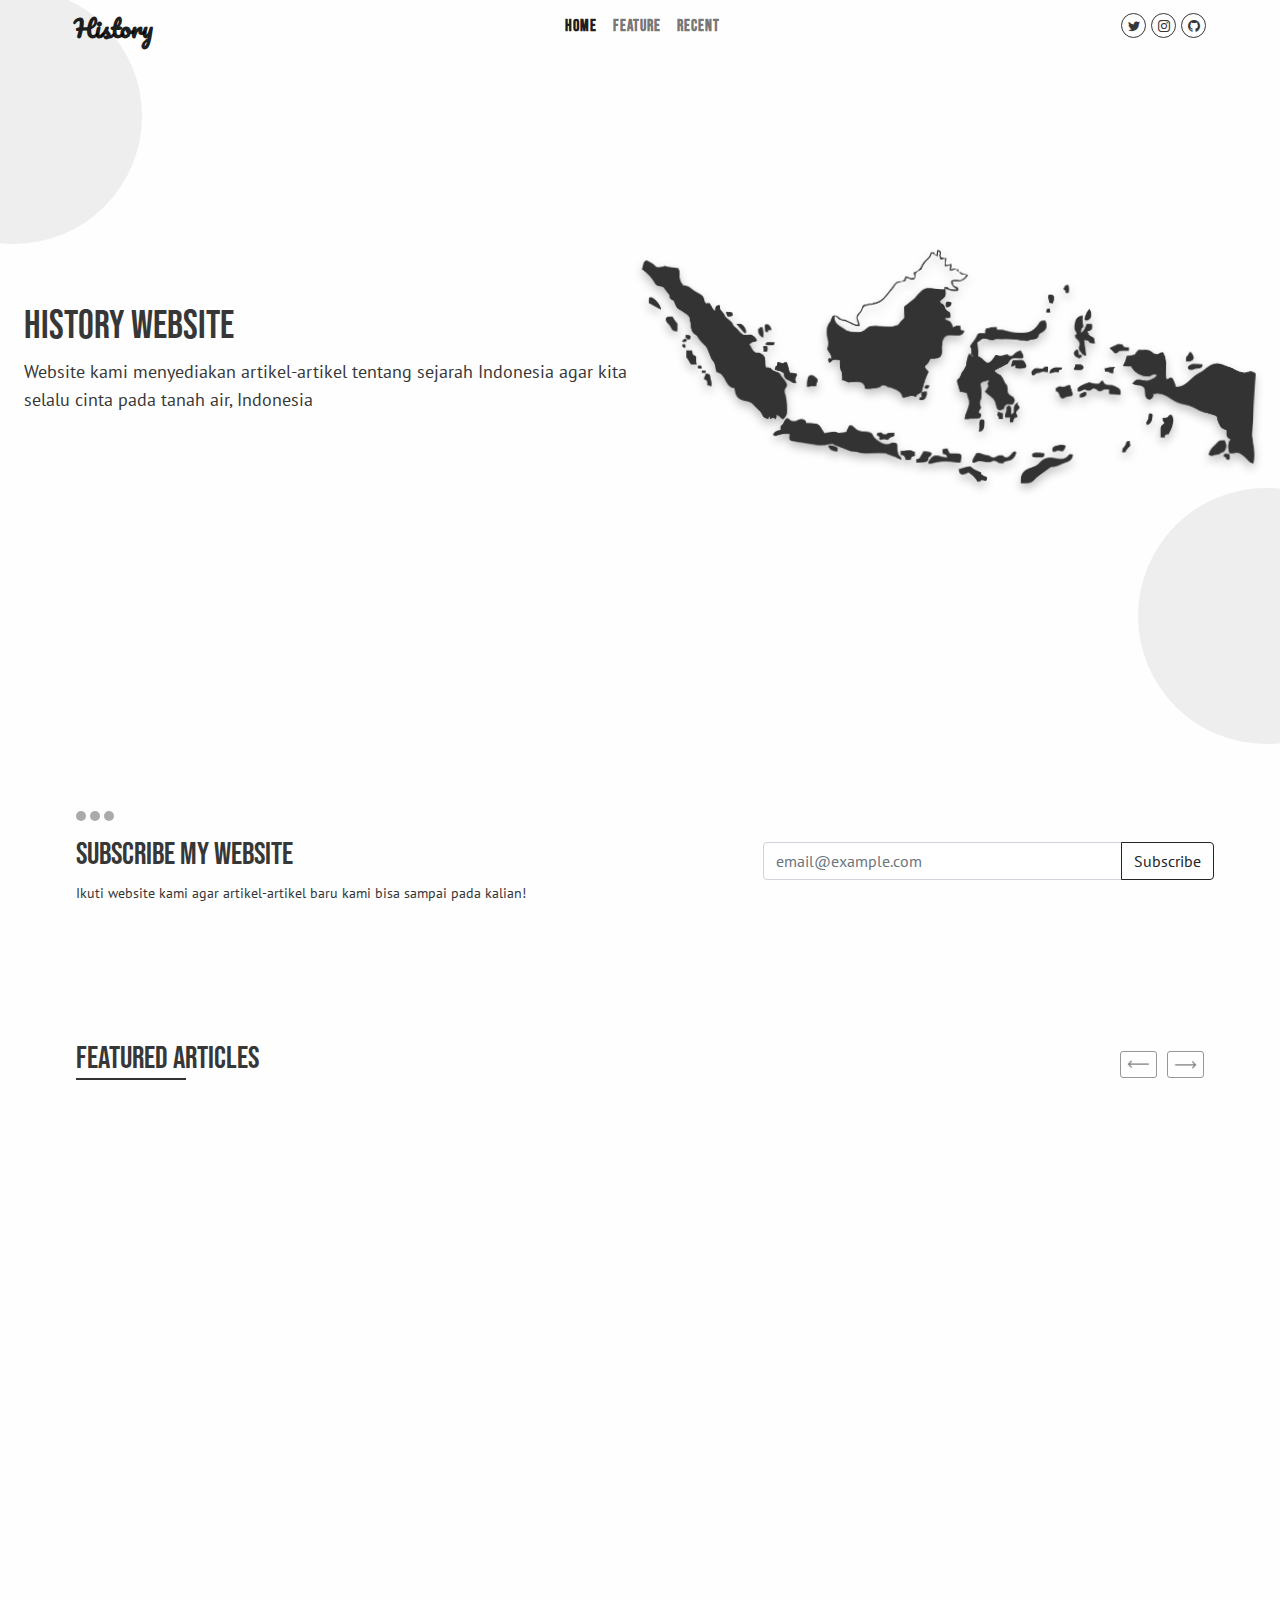
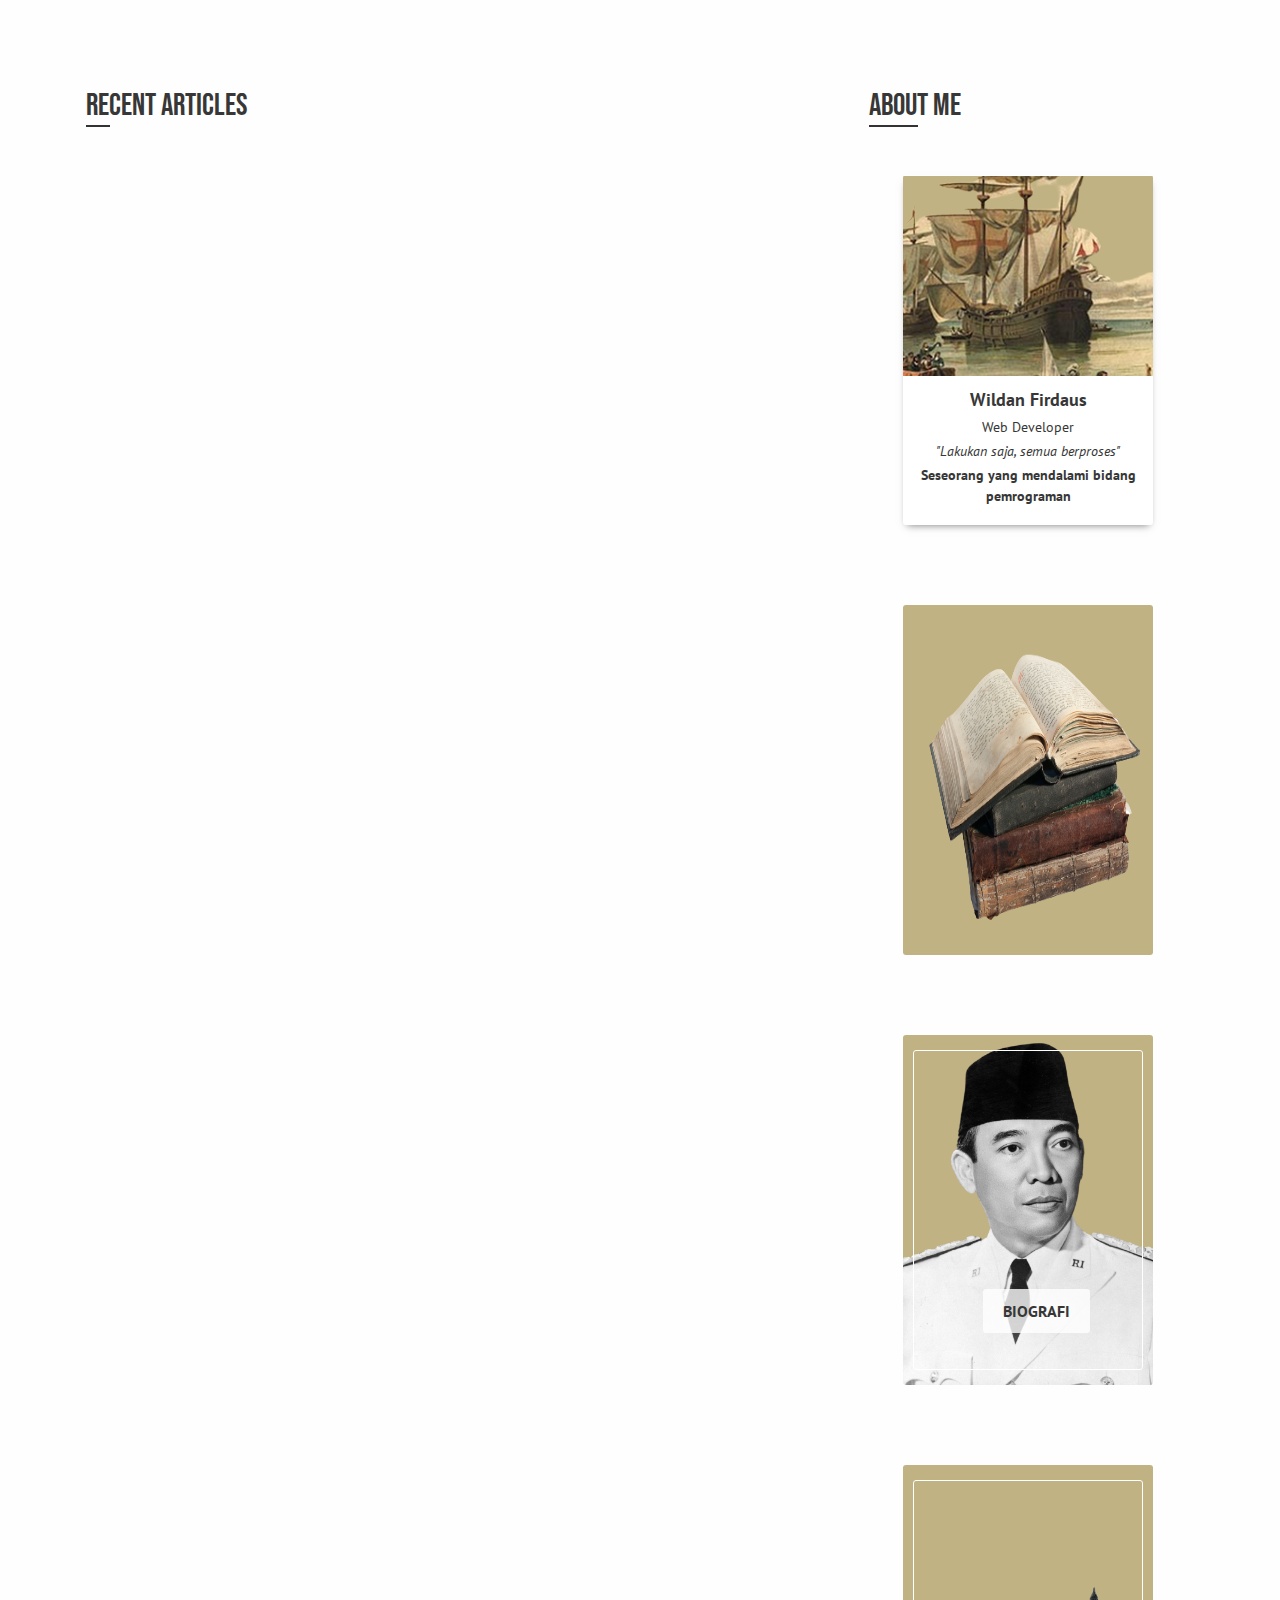
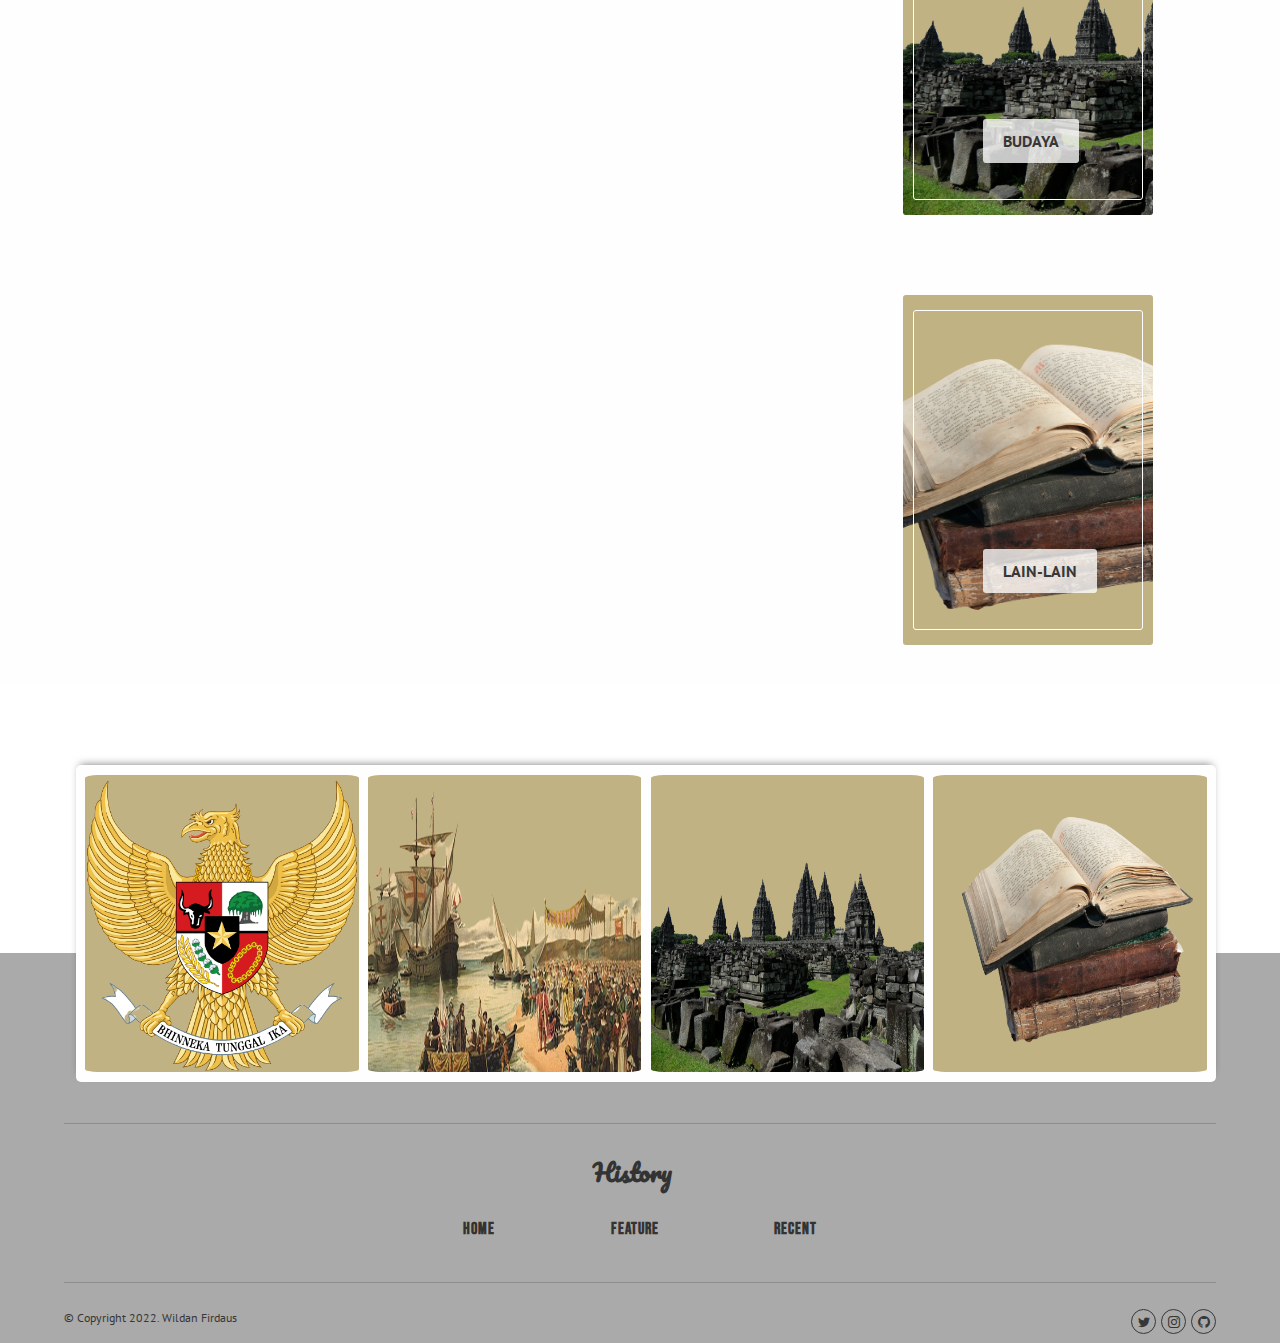
<file: index.html>
<!DOCTYPE html>
<html lang="en">
  <head>
    <!-- Required meta tags -->
    <meta charset="utf-8" />
    <meta name="viewport" content="width=device-width, initial-scale=1" />

    <!-- Bootstrap CSS -->
    <link rel="stylesheet" href="css/bootstrap-css/bootstrap.min.css" />
    <title>Home</title>
    <link rel="stylesheet" href="css/home.css" />
  </head>
  <body>
    <!-- navbar -->

    <div class="container-fluid wadah">
      <nav class="navbar navbar-expand-md navbar-light bg-transparent"></nav>

      <!-- hero -->
      <div class="hero-container container-fluid">
        <div class="lingkaran lingk-a"></div>
        <div class="lingkaran lingk-b"></div>
        <div class="col-hero1">
          <h1 class="hero-title">History Website</h1>
          <p class="hero-p">
           Website kami menyediakan artikel-artikel tentang sejarah Indonesia agar kita selalu cinta pada tanah air, Indonesia
          </p>
        </div>
        <div class="col-hero2">
          <img src="img/hero.png" alt="img-hero" class="img-hero img-fluid" />
        </div>
      </div>

      <!-- subscribe -->
      <div class="subscribe-container">
        <div class="col-subscribe1">
          <div class="circle-container">
            <span class="circle"></span>
            <span class="circle"></span>
            <span class="circle"></span>
          </div>
          <h2 class="subscribe-title">Subscribe My Website</h2>
          <p class="subscribe-p">Ikuti website kami agar artikel-artikel baru kami bisa sampai pada kalian!</p>
        </div>
        <div class="col-subscribe2">
          <div class="input-group input-group-md">
            <input type="text" class="form-control" placeholder="email@example.com" />
            <button class="btn btn-outline-dark subscribe-btn" type="button" id="button-addon2">Subscribe</button>
          </div>
        </div>
      </div>

      <div class="feature-container" id="feature">
        <div class="col-feature1">
          <h2 class="feature-title">Featured Articles</h2>
          <div class="panah-container">
            <img src="img/panah.png" alt="panah-kiri" class="panah kiri" />
            <img src="img/panah.png" alt="panah-kanan" class="panah kanan" />
          </div>
        </div>
        <div class="col-feature2">
          <div class="card-feature-container">
            <img src="img/2.png" alt="" class="img-feature" />
            <span class="info-disable info">Biografi</span>
           <a href="html/article.html" class="link-feature"> <p class="info-text1 info">Biografi semasa hidup presiden pertama Indonesia, Ir.Soekarno</p></a>
            <span class="info-text2 info">Sun, 20 Feb 2022</span>
          </div>
          <div class="card-feature-container">
            <img src="img/1.png" alt="" class="img-feature" />
            <span class="info-disable info">Budaya</span>
            <p class="info-text1 info">Mengenal salah satu budaya Indonesia yaitu wayang</p>
            <span class="info-text2 info">Thru, 17 Feb 2022</span>
          </div>
          <div class="card-feature-container">
            <img src="img/3.png" alt="" class="img-feature" />
            <span class="info-disable info">Praaksara</span>
            <p class="info-text1 info">Mengenal Indonesia dijaman sebelum manusia mengenal tulisan</p>
            <span class="info-text2 info">Mon, 21 Feb 2022</span>
          </div>
          <div class="card-feature-container">
            <img src="img/4.png" alt="" class="img-feature" />
            <span class="info-disable info">Lain-lain</span>
            <p class="info-text1 info">Apa itu sejarah?, pentingnya memahami apa makna sejarah</p>
            <span class="info-text2 info">Tue, 15 Feb 2022</span>
          </div>
          <div class="card-feature-container">
            <img src="img/5.png" alt="" class="img-feature" />
            <span class="info-disable info">Penjajahan</span>
            <p class="info-text1 info">Bagaimana kondisi Indonesia selama penjajahan Belanda?</p>
            <span class="info-text2 info">Sat, 12 Feb 2022</span>
          </div>
          <div class="card-feature-container">
            <img src="img/6.png" alt="" class="img-feature" />
            <span class="info-disable info">Biografi</span>
            <p class="info-text1 info">Biografi salah satu tokoh Indonesia, Jenderal Soedirman</p>
            <span class="info-text2 info">Fri, 11 feb 2022</span>
          </div>
        </div>
      </div>

      <div class="recent-container" id="recent">
        <div class="col-recent1">
          <div class="recent-title-container">
            <h2 class="recent-title">Recent Articles</h2>
            <!-- <img src="../img/panah.png" alt="" class="panah kanan" /> -->
          </div>
          <div class="card-recent-container">
            <img src="img/soekarno.jpg" alt="img-recent" class="img-recent" />
            <span class="recent-disable disable-block">Biografi</span>
            <a href="html/article.html" class="link-recent">
              <h3 class="recent-card-title">Biografi semasa hidup presiden pertama Indonesia, Ir.Soekarno</h3>
            </a>
            <p class="recent-card-p">Ir. Soekarno atau akrab dipanggil Bung Karno lahir pada 6 Juni 1901 di Surabaya, Jawa Timur dengan nama kecilnya Kusno Sosrodihardjo dan wafat...</p>
            <div class="recent-info-container">
              <div class="author-container">
                <img src="img/6.png" alt="recent-img-author" class="recent-img-author" />
                <span class="recent-author">By Hendryc Santoso</span>
              </div>
              <span class="recent-disable disable-dissapear">Sun, 20 Feb 2022</span>
              <span class="recent-disable disable-dissapear">Diupdate 3 hari yang lalu</span>
            </div>
          </div>
          <div class="card-recent-container">
            <img src="img/7.png" alt="img-recent" class="img-recent" />
            <span class="recent-disable disable-block">Praaksara</span>
            <h3 class="recent-card-title">Mengenal Indonesia dijaman sebelum manusia mengenal tulisan</h3>
            <p class="recent-card-p">Secara harfiah, pra artinya sebelum dan aksara artinya tulisan. Jadi, praaksara artinya belum mengenal tulisan. Pada masa praaksara...</p>
            <div class="recent-info-container">
              <div class="author-container">
                <img src="img/6.png" alt="recent-img-author" class="recent-img-author" />
                <span class="recent-author">By Wildan Firdaus</span>
              </div>
              <span class="recent-disable disable-dissapear">Mon, 21 Feb 2022</span>
              <span class="recent-disable disable-dissapear">Diupdate 5 hari yang lalu</span>
            </div>
          </div>
          <div class="card-recent-container">
            <img src="img/4.png" alt="img-recent" class="img-recent" />
            <span class="recent-disable disable-block">Lain-lain</span>
            <h3 class="recent-card-title">Apa itu sejarah?, pentingnya memahami apa makna sejarah</h3>
            <p class="recent-card-p">Lorem ipsum dolor sit amet consectetur adipisicing elit. A, nisi dolorum! Eveniet voluptates nemo fugit dolorum odio. Eligendi.</p>
            <div class="recent-info-container">
              <div class="author-container">
                <img src="img/6.png" alt="recent-img-author" class="recent-img-author" />
                <span class="recent-author">By Hudzaifah Ash Shiddiq</span>
              </div>
              <span class="recent-disable disable-dissapear">Tue, 15 Feb 2022</span>
              <span class="recent-disable disable-dissapear">Diupdate 1 Minggu yang lalu</span>
            </div>
          </div>
        </div>
        <div class="col-recent2">
          <h2 class="recent-title">About Me</h2>
          <div class="about-me">
            <img src="img/5.png" alt="img-about" class="img-about" />
            <h3 class="title-about">Wildan Firdaus</h3>
            <span class="job-about">Web Developer</span>
            <span class="caption-about">"Lakukan saja, semua berproses"</span>
            <p class="p-about">Seseorang yang mendalami bidang pemrograman</p>
          </div>
          <img src="img/4.png" alt="recent-img-ads" class="img-recent-ads image-recent" />
          <div class="img-recent-category image-recent img-note1">
            <div class="border-note">
              <p class="note-p">Biografi</p>
            </div>
          </div>
          <div class="img-recent-category image-recent img-note2">
            <div class="border-note">
              <p class="note-p">Budaya</p>
            </div>
          </div>
          <div class="img-recent-category image-recent img-note3">
            <div class="border-note">
              <p class="note-p">Lain-lain</p>
            </div>
          </div>
        </div>
      </div>

      <!-- image galeri -->
      <div class="galeri-container">
        <img src="img/6.png" alt="galeri" class="img-galeri" />
        <img src="img/5.png" alt="galeri" class="img-galeri" />
        <img src="img/3.png" alt="galeri" class="img-galeri galeri-hilang" />
        <img src="img/4.png" alt="galeri" class="img-galeri galeri-hilang" />
      </div>
    </div>

    <!-- footer -->
    <div class="footer-container">
      <hr class="divider divider1" />
      <div class="footer-brand-container">
        <a href="" class="navbar-brand footer-brand">History</a>
      </div>
      <ul class="footer-nav navbar-nav m-auto">
        <li class="footer-item nav-item">
          <a class="footer-link nav-link active" aria-current="page" href="#">Home</a>
        </li>
        <li class="footer-item nav-item">
          <a class="footer-link nav-link" href="#feature">Feature</a>
        </li>
        <li class="footer-item nav-item">
          <a class="footer-link nav-link" href="#recemt">Recent</a>
        </li>
      </ul>
      <hr class="divider divider2" />
      <div class="footer-copy">
        <p class="footer-p">&copy; Copyright 2022. Wildan Firdaus</p>
        <div class="icon-container">
          <span class="icon">
            <a href=""><i class="bi bi-twitter"></i></a>
          </span>
          <span class="icon">
            <a href=""><i class="bi bi-instagram"></i></a>
          </span>
          <span class="icon">
            <a href=""><i class="bi bi-github"></i></a>
          </span>
        </div>
      </div>
    </div>

    <!-- Option 1: Bootstrap Bundle with Popper -->
    <script src="js/nav.js"></script>
    <script src="https://code.jquery.com/jquery-3.6.0.min.js" integrity="sha256-/xUj+3OJU5yExlq6GSYGSHk7tPXikynS7ogEvDej/m4=" crossorigin="anonymous"></script>
    <script src="js/bootsrap-js/bootstrap.bundle.min.js"></script>
    <script src="js/home.js"></script>
  </body>
</html>
</file>
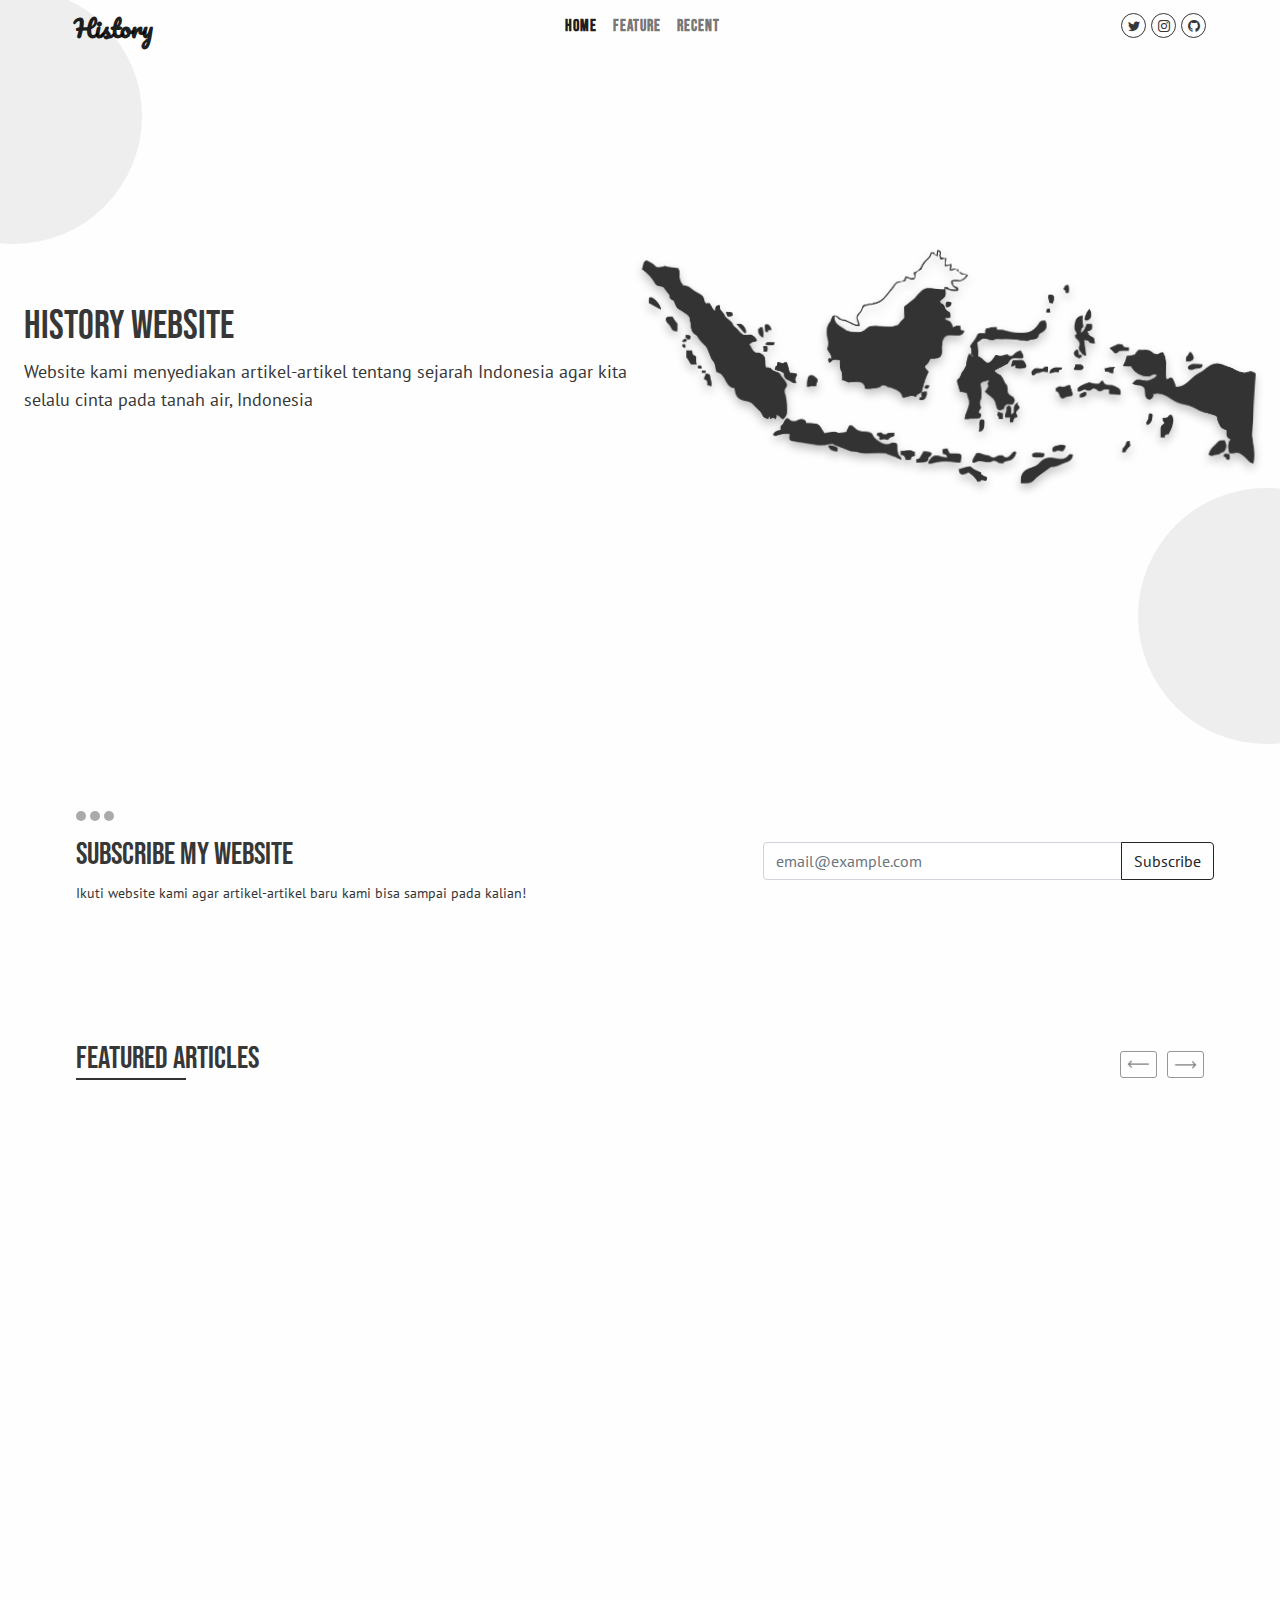
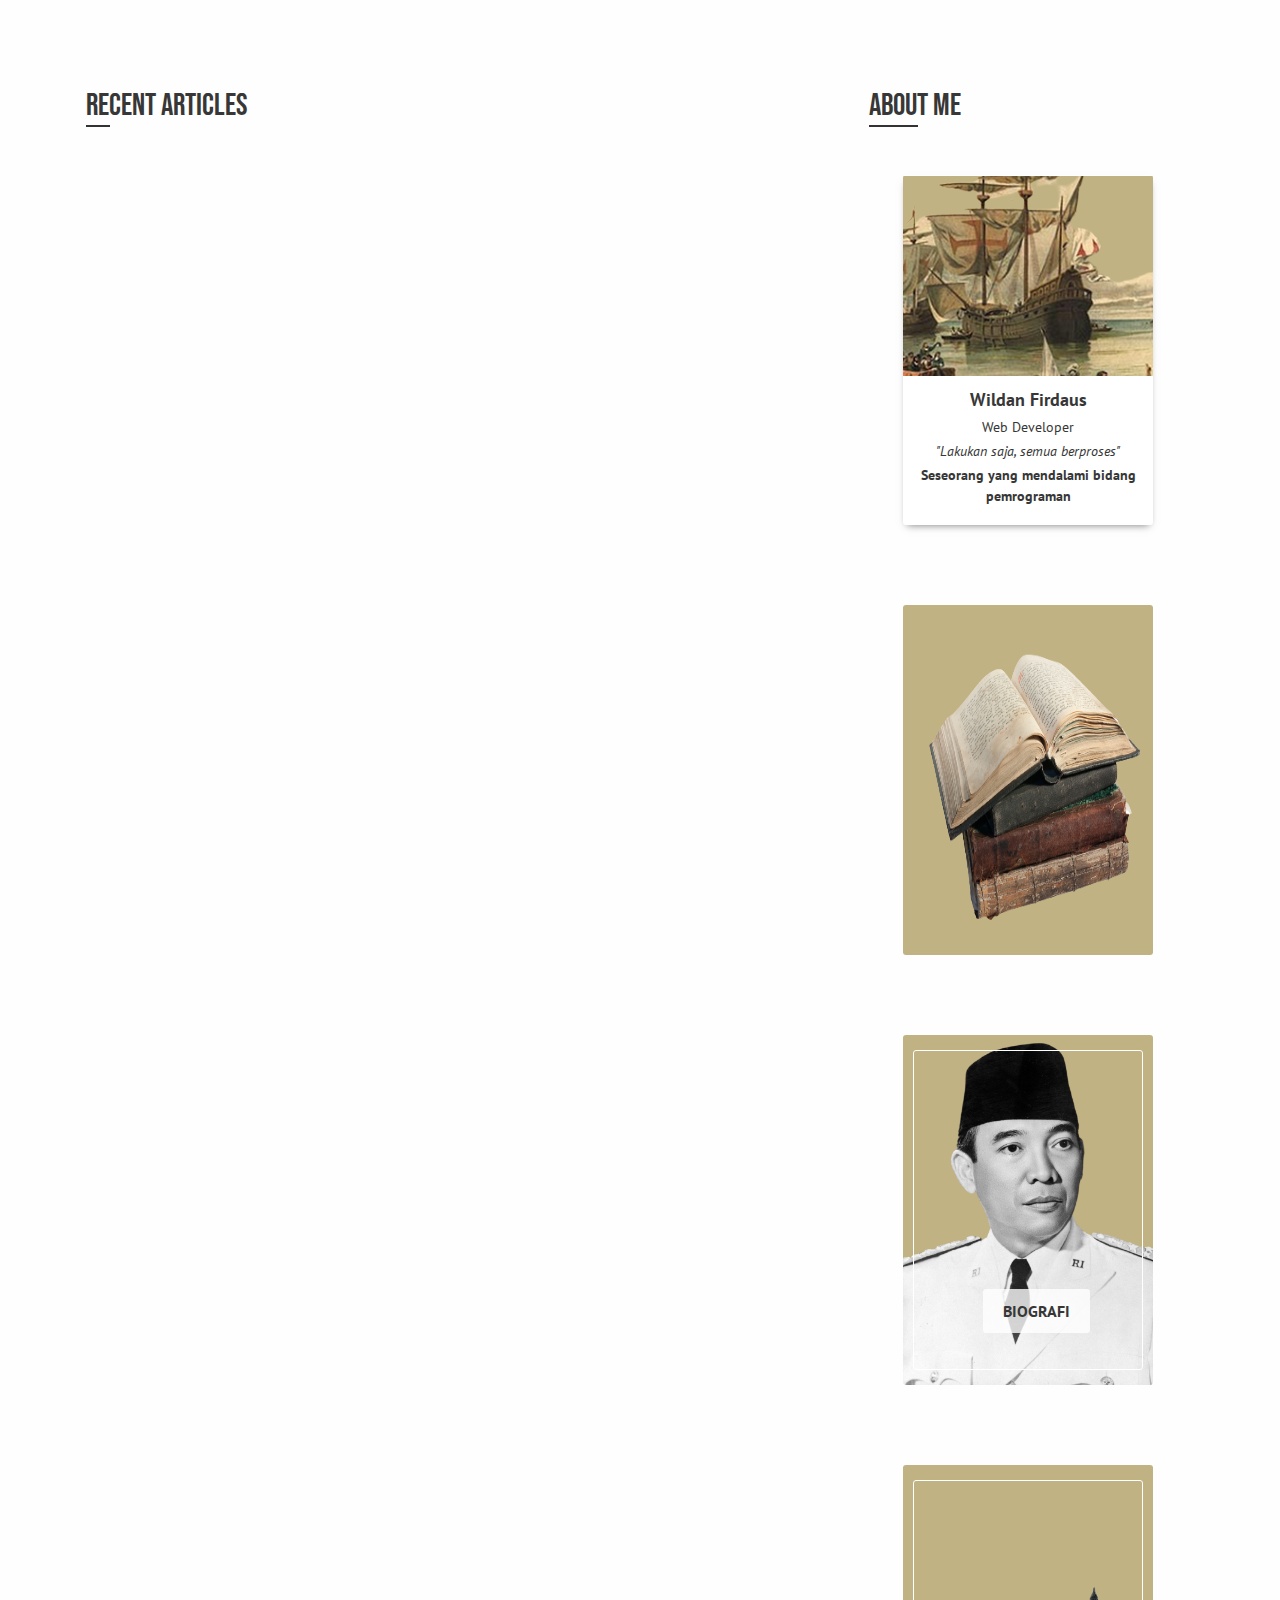
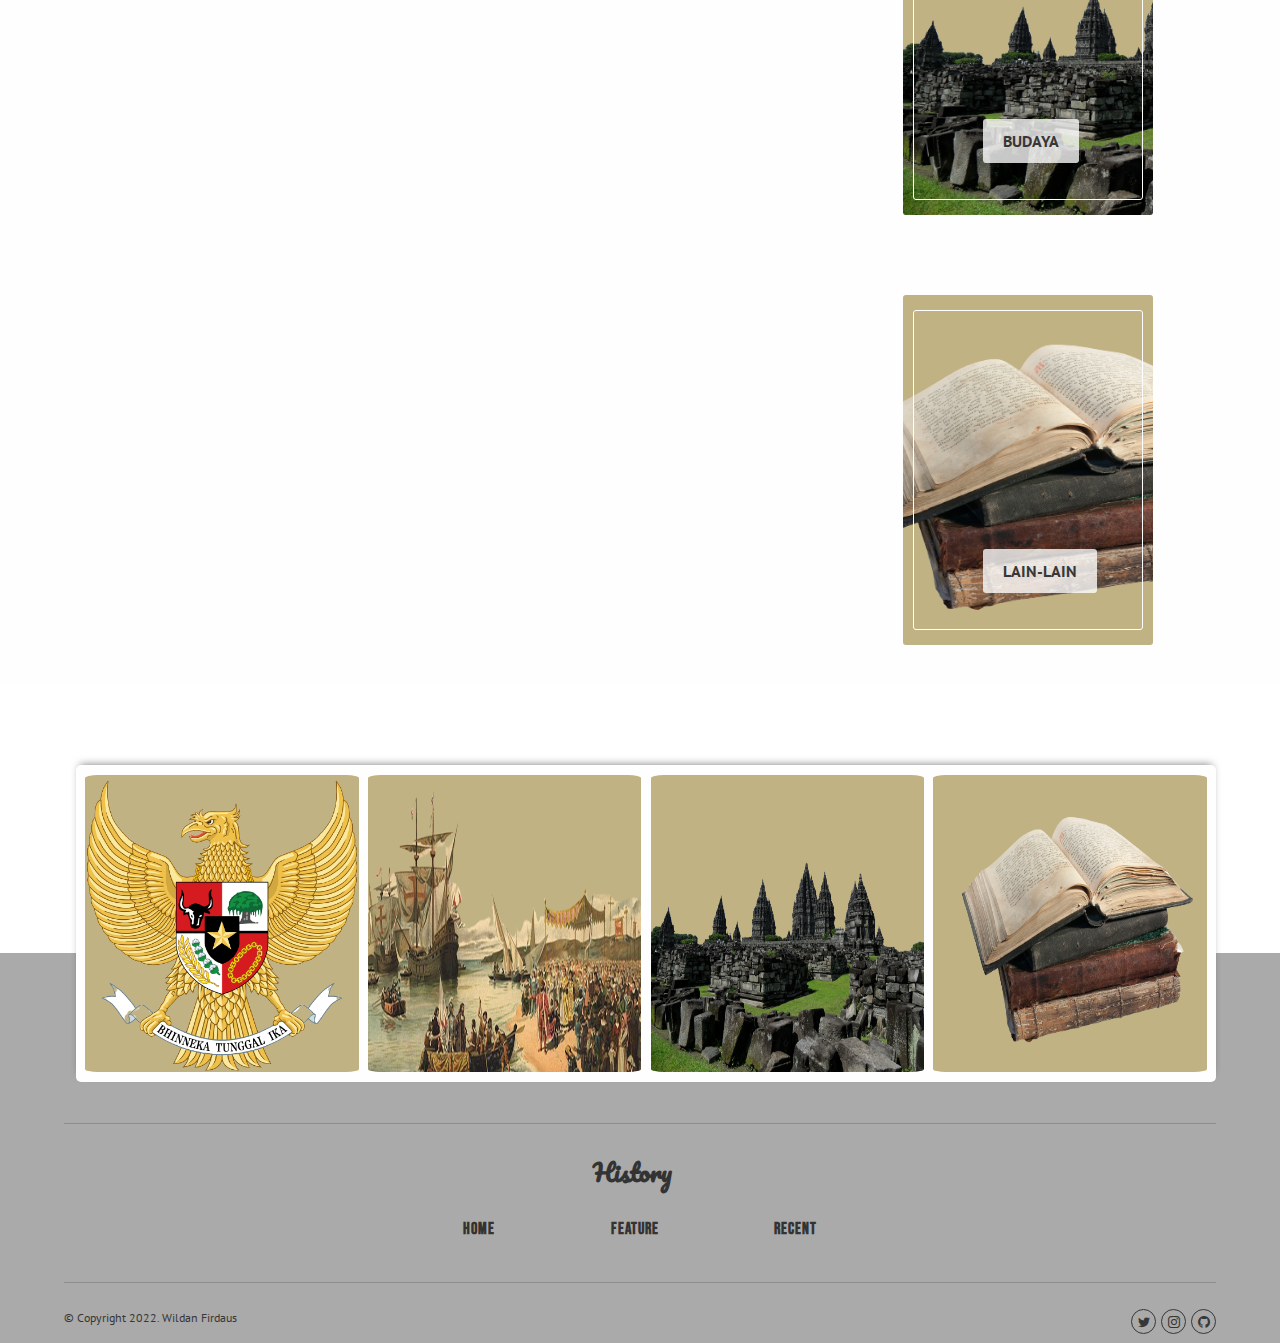
<file: html/index.html>
<!DOCTYPE html>
<html lang="en">
  <head>
    <!-- Required meta tags -->
    <meta charset="utf-8" />
    <meta name="viewport" content="width=device-width, initial-scale=1" />

    <!-- Bootstrap CSS -->
    <link rel="stylesheet" href="../css/bootstrap-css/bootstrap.min.css" />
    <title>Home</title>
    <link rel="stylesheet" href="../css/home.css" />
  </head>
  <body>
    <!-- navbar -->

    <div class="container-fluid wadah">
      <nav class="navbar navbar-expand-md navbar-light bg-transparent"></nav>

      <!-- hero -->
      <div class="hero-container container-fluid">
        <div class="lingkaran lingk-a"></div>
        <div class="lingkaran lingk-b"></div>
        <div class="col-hero1">
          <h1 class="hero-title">History Website</h1>
          <p class="hero-p">
           Website kami menyediakan artikel-artikel tentang sejarah Indonesia agar kita selalu cinta pada tanah air, Indonesia
          </p>
        </div>
        <div class="col-hero2">
          <img src="../img/hero.png" alt="img-hero" class="img-hero img-fluid" />
        </div>
      </div>

      <!-- subscribe -->
      <div class="subscribe-container">
        <div class="col-subscribe1">
          <div class="circle-container">
            <span class="circle"></span>
            <span class="circle"></span>
            <span class="circle"></span>
          </div>
          <h2 class="subscribe-title">Subscribe My Website</h2>
          <p class="subscribe-p">Ikuti website kami agar artikel-artikel baru kami bisa sampai pada kalian!</p>
        </div>
        <div class="col-subscribe2">
          <div class="input-group input-group-md">
            <input type="text" class="form-control" placeholder="email@example.com" />
            <button class="btn btn-outline-dark subscribe-btn" type="button" id="button-addon2">Subscribe</button>
          </div>
        </div>
      </div>

      <div class="feature-container" id="feature">
        <div class="col-feature1">
          <h2 class="feature-title">Featured Articles</h2>
          <div class="panah-container">
            <img src="../img/panah.png" alt="panah-kiri" class="panah kiri" />
            <img src="../img/panah.png" alt="panah-kanan" class="panah kanan" />
          </div>
        </div>
        <div class="col-feature2">
          <div class="card-feature-container">
            <img src="../img/2.png" alt="" class="img-feature" />
            <span class="info-disable info">Biografi</span>
           <a href="article.html" class="link-feature"> <p class="info-text1 info">Biografi semasa hidup presiden pertama Indonesia, Ir.Soekarno</p></a>
            <span class="info-text2 info">Sun, 20 Feb 2022</span>
          </div>
          <div class="card-feature-container">
            <img src="../img/1.png" alt="" class="img-feature" />
            <span class="info-disable info">Budaya</span>
            <p class="info-text1 info">Mengenal salah satu budaya Indonesia yaitu wayang</p>
            <span class="info-text2 info">Thru, 17 Feb 2022</span>
          </div>
          <div class="card-feature-container">
            <img src="../img/3.png" alt="" class="img-feature" />
            <span class="info-disable info">Praaksara</span>
            <p class="info-text1 info">Mengenal Indonesia dijaman sebelum manusia mengenal tulisan</p>
            <span class="info-text2 info">Mon, 21 Feb 2022</span>
          </div>
          <div class="card-feature-container">
            <img src="../img/4.png" alt="" class="img-feature" />
            <span class="info-disable info">Lain-lain</span>
            <p class="info-text1 info">Apa itu sejarah?, pentingnya memahami apa makna sejarah</p>
            <span class="info-text2 info">Tue, 15 Feb 2022</span>
          </div>
          <div class="card-feature-container">
            <img src="../img/5.png" alt="" class="img-feature" />
            <span class="info-disable info">Penjajahan</span>
            <p class="info-text1 info">Bagaimana kondisi Indonesia selama penjajahan Belanda?</p>
            <span class="info-text2 info">Sat, 12 Feb 2022</span>
          </div>
          <div class="card-feature-container">
            <img src="../img/6.png" alt="" class="img-feature" />
            <span class="info-disable info">Biografi</span>
            <p class="info-text1 info">Biografi salah satu tokoh Indonesia, Jenderal Soedirman</p>
            <span class="info-text2 info">Fri, 11 feb 2022</span>
          </div>
        </div>
      </div>

      <div class="recent-container" id="recent">
        <div class="col-recent1">
          <div class="recent-title-container">
            <h2 class="recent-title">Recent Articles</h2>
            <!-- <img src="../img/panah.png" alt="" class="panah kanan" /> -->
          </div>
          <div class="card-recent-container">
            <img src="../img/soekarno.jpg" alt="img-recent" class="img-recent" />
            <span class="recent-disable disable-block">Biografi</span>
            <a href="article.html" class="link-recent">
              <h3 class="recent-card-title">Biografi semasa hidup presiden pertama Indonesia, Ir.Soekarno</h3>
            </a>
            <p class="recent-card-p">Ir. Soekarno atau akrab dipanggil Bung Karno lahir pada 6 Juni 1901 di Surabaya, Jawa Timur dengan nama kecilnya Kusno Sosrodihardjo dan wafat...</p>
            <div class="recent-info-container">
              <div class="author-container">
                <img src="../img/6.png" alt="recent-img-author" class="recent-img-author" />
                <span class="recent-author">By Hendryc Santoso</span>
              </div>
              <span class="recent-disable disable-dissapear">Sun, 20 Feb 2022</span>
              <span class="recent-disable disable-dissapear">Diupdate 3 hari yang lalu</span>
            </div>
          </div>
          <div class="card-recent-container">
            <img src="../img/7.png" alt="img-recent" class="img-recent" />
            <span class="recent-disable disable-block">Praaksara</span>
            <h3 class="recent-card-title">Mengenal Indonesia dijaman sebelum manusia mengenal tulisan</h3>
            <p class="recent-card-p">Secara harfiah, pra artinya sebelum dan aksara artinya tulisan. Jadi, praaksara artinya belum mengenal tulisan. Pada masa praaksara...</p>
            <div class="recent-info-container">
              <div class="author-container">
                <img src="../img/6.png" alt="recent-img-author" class="recent-img-author" />
                <span class="recent-author">By Wildan Firdaus</span>
              </div>
              <span class="recent-disable disable-dissapear">Mon, 21 Feb 2022</span>
              <span class="recent-disable disable-dissapear">Diupdate 5 hari yang lalu</span>
            </div>
          </div>
          <div class="card-recent-container">
            <img src="../img/4.png" alt="img-recent" class="img-recent" />
            <span class="recent-disable disable-block">Lain-lain</span>
            <h3 class="recent-card-title">Apa itu sejarah?, pentingnya memahami apa makna sejarah</h3>
            <p class="recent-card-p">Lorem ipsum dolor sit amet consectetur adipisicing elit. A, nisi dolorum! Eveniet voluptates nemo fugit dolorum odio. Eligendi.</p>
            <div class="recent-info-container">
              <div class="author-container">
                <img src="../img/6.png" alt="recent-img-author" class="recent-img-author" />
                <span class="recent-author">By Hudzaifah Ash Shiddiq</span>
              </div>
              <span class="recent-disable disable-dissapear">Tue, 15 Feb 2022</span>
              <span class="recent-disable disable-dissapear">Diupdate 1 Minggu yang lalu</span>
            </div>
          </div>
        </div>
        <div class="col-recent2">
          <h2 class="recent-title">About Me</h2>
          <div class="about-me">
            <img src="../img/5.png" alt="img-about" class="img-about" />
            <h3 class="title-about">Wildan Firdaus</h3>
            <span class="job-about">Web Developer</span>
            <span class="caption-about">"Lakukan saja, semua berproses"</span>
            <p class="p-about">Seseorang yang mendalami bidang pemrograman</p>
          </div>
          <img src="../img/4.png" alt="recent-img-ads" class="img-recent-ads image-recent" />
          <div class="img-recent-category image-recent img-note1">
            <div class="border-note">
              <p class="note-p">Biografi</p>
            </div>
          </div>
          <div class="img-recent-category image-recent img-note2">
            <div class="border-note">
              <p class="note-p">Budaya</p>
            </div>
          </div>
          <div class="img-recent-category image-recent img-note3">
            <div class="border-note">
              <p class="note-p">Lain-lain</p>
            </div>
          </div>
        </div>
      </div>

      <!-- image galeri -->
      <div class="galeri-container">
        <img src="../img/6.png" alt="galeri" class="img-galeri" />
        <img src="../img/5.png" alt="galeri" class="img-galeri" />
        <img src="../img/3.png" alt="galeri" class="img-galeri galeri-hilang" />
        <img src="../img/4.png" alt="galeri" class="img-galeri galeri-hilang" />
      </div>
    </div>

    <!-- footer -->
    <div class="footer-container">
      <hr class="divider divider1" />
      <div class="footer-brand-container">
        <a href="" class="navbar-brand footer-brand">History</a>
      </div>
      <ul class="footer-nav navbar-nav m-auto">
        <li class="footer-item nav-item">
          <a class="footer-link nav-link active" aria-current="page" href="#">Home</a>
        </li>
        <li class="footer-item nav-item">
          <a class="footer-link nav-link" href="#feature">Feature</a>
        </li>
        <li class="footer-item nav-item">
          <a class="footer-link nav-link" href="#recemt">Recent</a>
        </li>
      </ul>
      <hr class="divider divider2" />
      <div class="footer-copy">
        <p class="footer-p">&copy; Copyright 2022. Wildan Firdaus</p>
        <div class="icon-container">
          <span class="icon">
            <a href=""><i class="bi bi-twitter"></i></a>
          </span>
          <span class="icon">
            <a href=""><i class="bi bi-instagram"></i></a>
          </span>
          <span class="icon">
            <a href=""><i class="bi bi-github"></i></a>
          </span>
        </div>
      </div>
    </div>

    <!-- Option 1: Bootstrap Bundle with Popper -->
    <script src="../js/nav.js"></script>
    <script src="https://code.jquery.com/jquery-3.6.0.min.js" integrity="sha256-/xUj+3OJU5yExlq6GSYGSHk7tPXikynS7ogEvDej/m4=" crossorigin="anonymous"></script>
    <script src="../js/bootsrap-js/bootstrap.bundle.min.js"></script>
    <script src="../js/home.js"></script>
  </body>
</html>
</file>
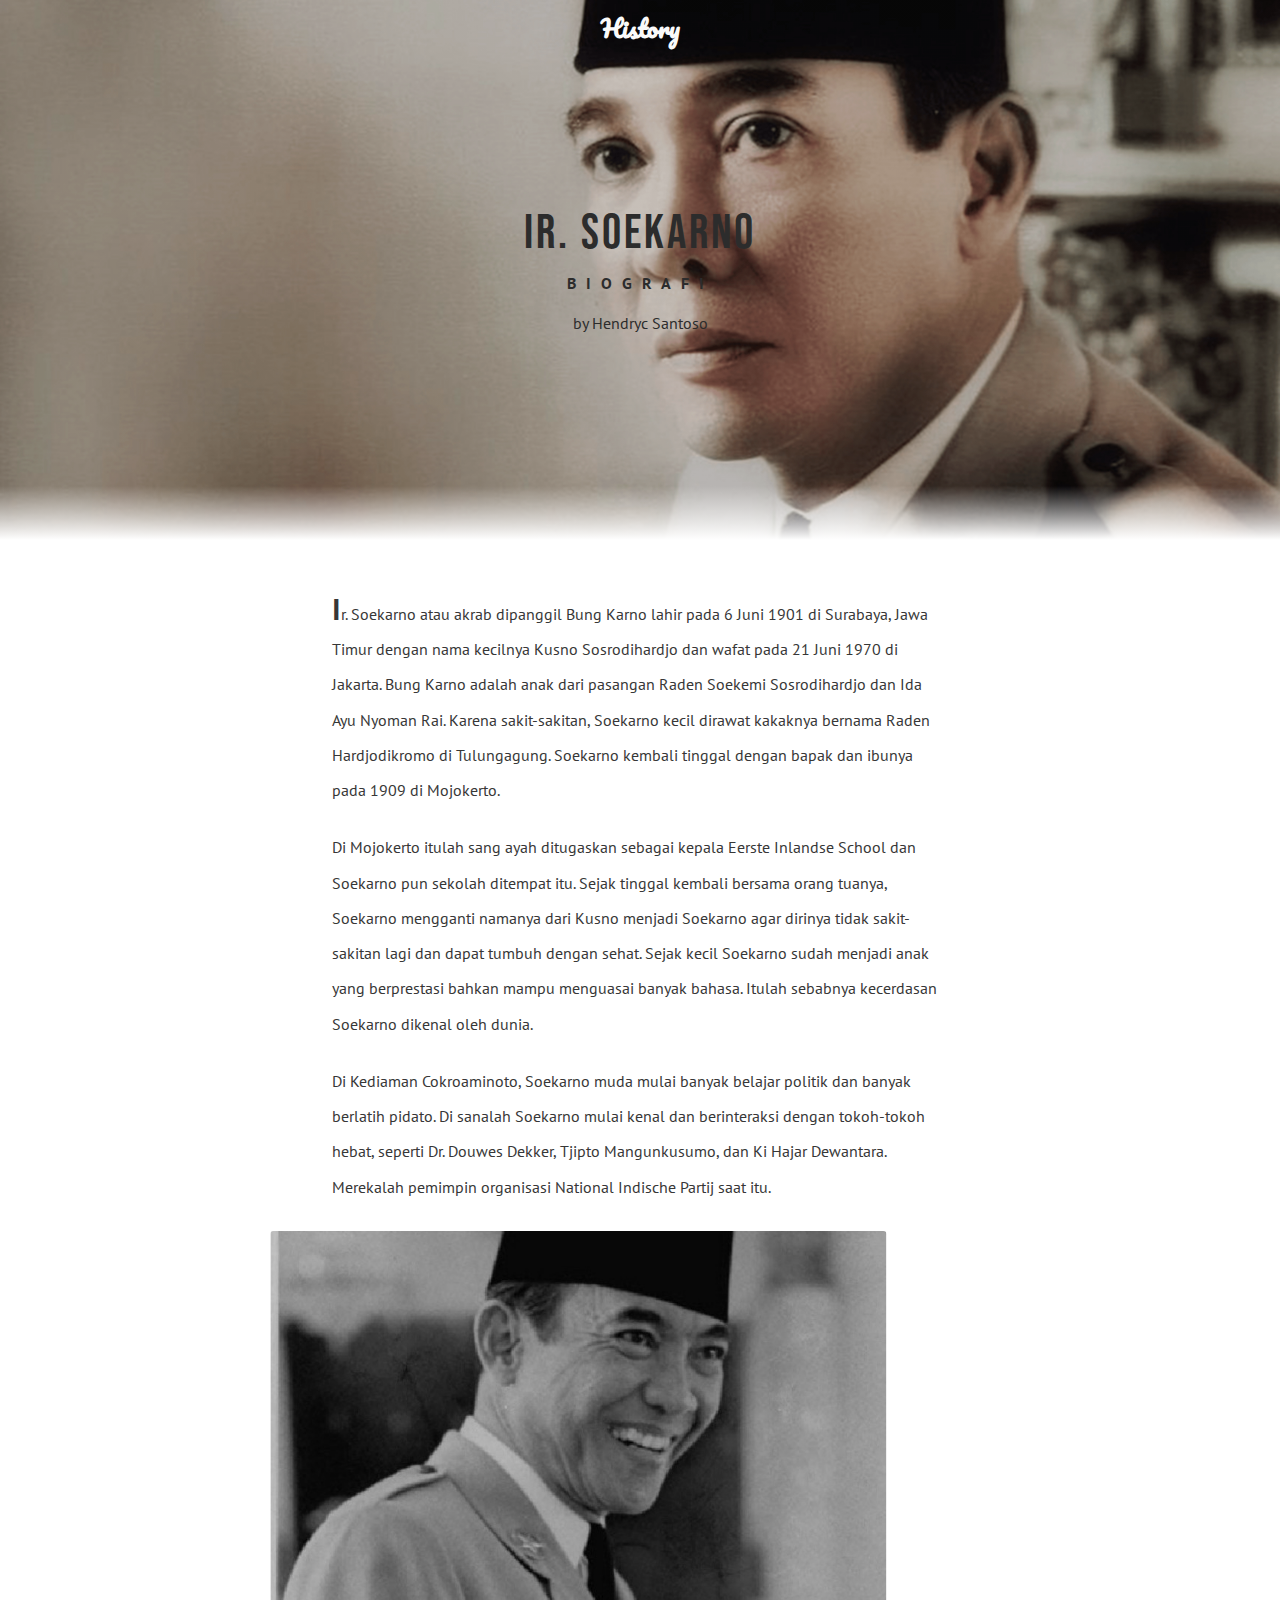
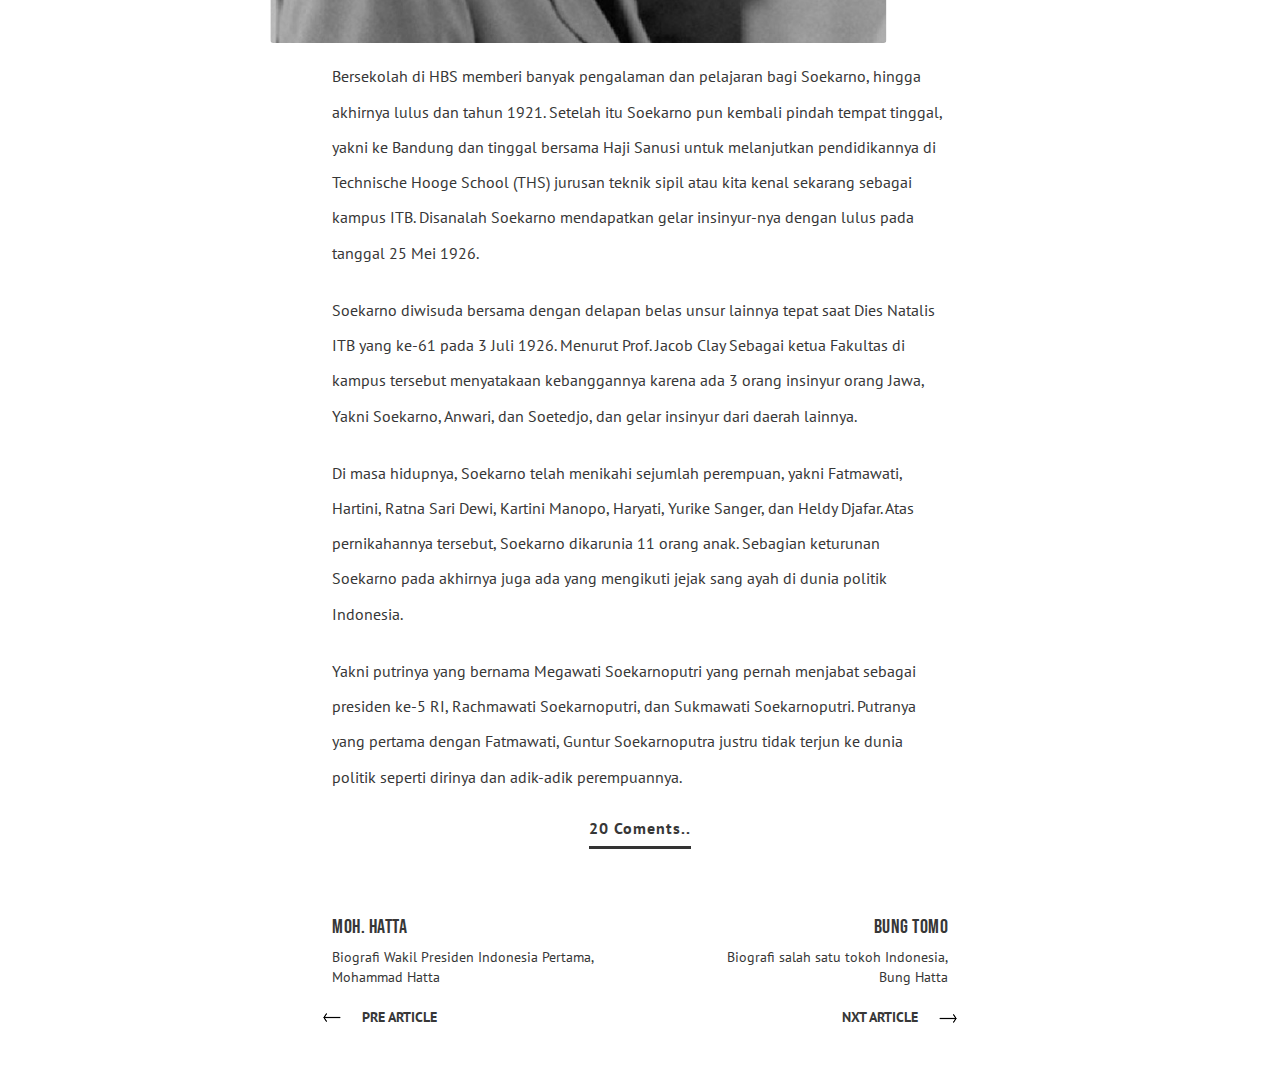
<file: html/article.html>
<!DOCTYPE html>
<html lang="en">
  <head>
    <meta charset="UTF-8" />
    <meta http-equiv="X-UA-Compatible" content="IE=edge" />
    <meta name="viewport" content="width=device-width, initial-scale=1.0" />
    <link rel="stylesheet" href="../css/bootstrap-css/bootstrap.min.css" />
    <title>Artikel</title>
    <link rel="stylesheet" href="../css/article.css" />
  </head>
  <body>
    <div class="container-fluid">

      <!-- nav -->
      <nav class="navbar navbar-expand-md navbar-light bg-transparent">
        <div class="container-fluid">
          <a class="navbar-brand" href="#">History</a>
        </div>
      </nav>

      <!-- hero -->
      <div class="hero-container">
        <h1 class="hero-title">Ir. Soekarno</h1>
        <p class="hero-p">Biografi</p>
        <span class="hero-author">by Hendryc Santoso</span>
      </div>

      <!-- content -->
      <div class="content-container">
        <p class="content-p"><span class="besar">I</span>r. Soekarno atau akrab dipanggil Bung Karno lahir pada 6 Juni 1901 di Surabaya, Jawa Timur dengan nama kecilnya Kusno Sosrodihardjo dan wafat pada 21 Juni 1970 di Jakarta. Bung Karno adalah anak dari pasangan Raden Soekemi Sosrodihardjo dan Ida Ayu Nyoman Rai. Karena sakit-sakitan, Soekarno kecil dirawat kakaknya bernama Raden Hardjodikromo di Tulungagung. Soekarno kembali tinggal dengan bapak dan ibunya pada 1909 di Mojokerto.</p>
        <p class="content-p"><span class="besar"></span>Di Mojokerto itulah sang ayah ditugaskan sebagai kepala Eerste Inlandse School dan Soekarno pun sekolah ditempat itu. Sejak tinggal kembali bersama orang tuanya,  Soekarno mengganti namanya dari Kusno menjadi Soekarno agar dirinya tidak sakit-sakitan lagi dan dapat tumbuh dengan sehat.  Sejak kecil Soekarno sudah menjadi anak yang berprestasi bahkan mampu menguasai banyak bahasa. Itulah sebabnya kecerdasan Soekarno dikenal oleh dunia.</p>
        <p class="content-p"><span class="besar"></span>Di Kediaman Cokroaminoto, Soekarno muda mulai banyak belajar politik dan banyak berlatih pidato. Di sanalah Soekarno mulai kenal dan berinteraksi dengan tokoh-tokoh hebat, seperti Dr. Douwes Dekker, Tjipto Mangunkusumo, dan Ki Hajar Dewantara. Merekalah pemimpin organisasi National Indische Partij saat itu.</p>

        <img src="../img/soekarno.jpg" alt="" class="content-img">
        <p class="content-p"><span class="besar"></span>Bersekolah di HBS memberi banyak pengalaman dan pelajaran bagi Soekarno, hingga akhirnya lulus dan tahun 1921. Setelah itu Soekarno pun kembali pindah tempat tinggal, yakni ke Bandung dan tinggal bersama Haji Sanusi untuk melanjutkan pendidikannya di Technische Hooge School (THS) jurusan teknik sipil atau kita kenal sekarang sebagai kampus ITB. Disanalah Soekarno mendapatkan gelar insinyur-nya dengan lulus pada tanggal 25 Mei 1926.</p>
        <p class="content-p"><span class="besar"></span>Soekarno diwisuda bersama dengan delapan belas unsur lainnya tepat saat Dies Natalis ITB yang ke-61 pada 3 Juli 1926. Menurut Prof. Jacob Clay Sebagai ketua Fakultas di kampus tersebut menyatakaan kebanggannya karena ada 3 orang insinyur orang Jawa, Yakni Soekarno, Anwari, dan Soetedjo, dan gelar insinyur dari daerah lainnya.</p>
        <p class="content-p"><span class="besar"></span>Di masa hidupnya, Soekarno telah menikahi sejumlah perempuan, yakni Fatmawati, Hartini, Ratna Sari Dewi, Kartini Manopo, Haryati, Yurike Sanger, dan Heldy Djafar. Atas pernikahannya tersebut, Soekarno dikarunia 11 orang anak. Sebagian keturunan Soekarno pada akhirnya juga ada yang mengikuti jejak sang ayah di dunia politik Indonesia.
        </p>
        <p class="content-p"><span class="besar"></span>Yakni putrinya yang bernama Megawati Soekarnoputri yang pernah menjabat sebagai presiden ke-5 RI, Rachmawati Soekarnoputri, dan Sukmawati Soekarnoputri. Putranya yang pertama dengan Fatmawati, Guntur Soekarnoputra justru tidak terjun ke dunia politik seperti dirinya dan adik-adik perempuannya.</p>

        <div class="komen">
          <p class="p-komen">20 Coments..</p>
        </div>

        <div class="article-pre-nxt">
          <div class="pre-article articlee">
            <h3 class="pre-nxt-title">Moh. Hatta</h3>
            <p class="pre-nxt-p">Biografi Wakil Presiden Indonesia Pertama, Mohammad Hatta</p>
            <div class="pre-nxt">
              <img src="../img/panah.png" alt="" class="pre-nxt-btn pre-left">
              <p class="pre-nxt-caption">Pre Article</p>
            </div>
          </div>
          <div class="nxt-article articlee">
            <h3 class="pre-nxt-title">Bung Tomo</h3>
            <p class="pre-nxt-p">Biografi salah satu tokoh Indonesia, Bung Hatta</p>
            <div class="pre-nxt pre-nxt-right">
              <p class="pre-nxt-caption">Nxt Article</p>
              <img src="../img/panah.png" alt="" class="pre-nxt-btn nxt-right">
            </div>
          </div>
        </div>
      </div>
    </div>
  </body>
</html>
</file>
<file: css/home.css>
@import url("https://fonts.googleapis.com/css2?family=PT+Sans:wght@400;700&display=swap");
@import url("https://fonts.googleapis.com/css2?family=Pacifico&display=swap");
@import url("https://cdn.jsdelivr.net/npm/bootstrap-icons@1.8.1/font/bootstrap-icons.css");
/* @import url("responsive-components.css"); */
* {
  font-family: PT Sans;
  color: #373737;
  box-sizing: border-box;
}

html,
body {
  overflow-x: hidden;
}

h1,
h2,
h3,
.nav-link {
  font-family: pitik;
}

@font-face {
  font-family: pitik;
  src: url(../img/BebasNeue-Regular.woff);
}

.fj {
  font-family: pitik;
}

.wadah {
  background-color: #fefefe;
}

.navbar {
  padding: 5px 50px 0;
  z-index: 2;
}

.navbar-brand {
  font-weight: 700;
  font-size: x-large;
  font-family: pacifico;
}

.navbar-nav {
  font-weight: 700;
}

.nav-link {
  letter-spacing: 1px;
  text-align: center;
}

.nav-item::after {
  content: "";
  display: block;
  border-bottom: 2px solid #373737;
  margin: auto;
  width: 0;
  opacity: 0;
  transition: 0.3s;
  transform: translateY(-10px);
}

.nav-item:hover::after {
  opacity: 1;
  width: 20px;
}

.icon-container {
  display: flex;
  justify-content: center;
}

.icon {
  width: 25px;
  height: 25px;
  border: 1px solid #373737;
  border-radius: 50%;
  display: flex;
  margin: 0 0 5px 5px;
  transition: 0.3s;
  cursor: pointer;
}

.icon a {
  margin: auto;
}

.icon .bi {
  font-size: 12px;
  transform: translateY(-2px);
  display: inline-block;
  transition: 0.3s;
}

.icon:hover {
  background-color: #373737;
}

.icon:hover .bi {
  color: #f4f4f4;
}

/* hero */

.hero-container {
  display: grid;
  grid-template-columns: 50% 50%;
  height: 70vh;
  place-items: center;
  position: relative;
}

.col-hero1,
.col-hero2 {
  z-index: 1;
  opacity: 0;
  transform: translateX(-50px);
  transition: 1s;
}

.col-hero2 {
  transform: translateX(50px);
}

.cmuncul {
  opacity: 1;
  transform: translateX(0);
}

.col-hero1 .hero-title {
  font-size: calc(24px + 1.2vw);
}

.col-hero1 .hero-p {
  font-size: calc(12px + 0.5vw);
}

.col-hero2 .img-hero {
  transform: rotateZ(1deg) rotateX(-10deg);
  filter: drop-shadow(0 5px 5px rgba(0, 0, 0, 0.24));
}

/* subscribe */
.subscribe-container {
  height: 40vh;
  display: grid;
  grid-template-columns: 60% 40%;
  align-items: center;
  gap: 10px;
  padding: 0 5vw;
}

.col-subscribe2 {
  display: flex;
  align-items: center;
}

.col-subscribe1 .subscribe-title {
  font-size: calc(18px + 1vw);
}

.col-subscribe1 .subscribe-p {
  font-size: calc(8px + 0.5vw);
}

/* featured articles */

.feature-container {
  padding: 0 5vw;
  display: flex;
  flex-direction: column;
}

.col-feature1 {
  display: flex;
  justify-content: space-between;
}

.col-feature1 .panah-container {
  display: flex;
  align-items: center;
}

.panah {
  width: 25px;
  padding: 0 5px;
  box-sizing: content-box;
  border: 1px solid #333;
  border-radius: 3px;
  cursor: pointer;
  transition: 0.3s;
  opacity: 0.5;
}

.panah:hover {
  opacity: 1;
}

.kanan {
  transform: rotate(180deg);
  margin-left: 10px;
}

.col-feature1 .feature-title {
  font-size: calc(18px + 1vw);
}

.col-feature1 .feature-title::after {
  content: "";
  display: block;
  border-bottom: 2px solid #333;
  width: 60%;
}

.col-feature2 {
  display: flex;
  overflow: auto;
  align-items: center;
  scroll-behavior: smooth;
}

.card-feature-container:hover  .img-feature{
  transform: scale(1.05);
}

.col-feature2::-webkit-scrollbar {
  display: none;
}

.col-feature2 .card-feature-container {
  /* w210 h300 */
  height: 500px;
  margin: 50px 30px;
  flex: 0 0 auto;
  background-color: rgb(255, 255, 255);
  width: 350px;
  border-radius: 3px;
  overflow: hidden;
  box-shadow: 0 4px 8px -4px rgba(0, 0, 0, 0.534);
  transform: translateY(-50px);
  opacity: 0;
  transition: 1s;
}

.col-feature2 .muncul1 {
  transform: translateY(0);
  opacity: 1;
}

.col-feature2 .img-feature {
  width: 100%;
  height: 70%;
  object-fit: cover;
  object-position: 20%;
  transition: 1s;
}

.card-feature-container:hover .img-feature {
  transform: scale(1.05);
}

.col-feature2 .info {
  padding: 10px 10px 10px 10px;
}

.col-feature2 .info-disable {
  font-size: 14px;
  margin: 5px 0 -10px;
  display: inline-block;
  opacity: 0.5;
}

.col-feature2 .link-feature {
  text-decoration: none;
}

.col-feature2 .info-text1 {
  font-size: 16px;
  font-weight: 900;
  transition: 0.2s;
  cursor: pointer;
}

.col-feature2 .info-text1:hover {
  text-decoration: underline;
}

.col-feature2 .info-text2 {
  font-size: 14px;
  opacity: 0.5;
  transform: translateY(-20px);
  display: inline-block;
}

/* recent articles */
.recent-container {
  padding: 0 5vw;
  display: grid;
  gap: 50px;
  grid-template-columns: 65% 30%;
}

.recent-container .recent-title {
  font-size: calc(18px + 1vw);
  margin-left: 10px;
}

.recent-container .recent-title::after {
  content: "";
  display: block;
  border-bottom: 2px solid #333;
  width: 15%;
}

.col-recent1 {
  display: flex;
  flex-direction: column;
}

.col-recent1 .recent-title-container {
  display: flex;
  flex: 0 0 0;
  align-items: center;
  justify-content: space-between;
}

.col-recent1 .panah {
  height: min-content;
  /* margin-right: 2.2vw; */
}

.col-recent1 .card-recent-container {
  margin: 50px auto;
  display: flex;
  flex-direction: column;
  flex: 0 0 auto;
  background-color: rgb(255, 255, 255);
  width: 80%;
  border-radius: 3px;
  overflow: hidden;
  box-shadow: 0 4px 8px -4px rgba(0, 0, 0, 0.534);
  transform: translateX(-50px);
  opacity: 0;
  transition: 1s;
}

.col-recent1 .muncul {
  transform: translateX(0);
  opacity: 1;
}

.card-recent-container:hover .img-recent {
  transform: scale(1.05);
}

.col-recent1 .img-recent {
  width: 100%;
  max-height: 40vh;
  object-fit: cover;
  transition: 0.8s;
}

.col-recent1 .link-recent {
  text-decoration: none;
}

.col-recent1 .disable-block {
  padding: 15px;
  font-size: calc(10px + 0.5vw);
}

.col-recent1 .recent-disable {
  opacity: 0.5;
}

.col-recent1 .recent-card-title {
  padding: 0 15px 15px;
  font-size: calc(16px + .9vw);
  transition: 0.2s;
  cursor: pointer;
}

.col-recent1 .recent-card-title:hover {
  text-decoration: underline;
}

.col-recent1 .recent-card-p {
  padding: 0 15px 5px;
  font-size: calc(10px + 0.5vw);
}

.col-recent1 .recent-info-container {
  display: flex;
  justify-content: space-between;
  align-items: center;
  margin: 0 15px;
  font-size: 14px;
  width: 85%;
}

.col-recent1 .recent-img-author {
  width: calc(30px + 1vw);
  margin: 0 10px 10px 0;
  border-radius: 50%;
}

.col-recent1 .recent-author {
  font-weight: 700;
  font-size: calc(10px + 0.4vw);
}

.col-recent2 {
  display: flex;
  flex-direction: column;
}

.col-recent2 .about-me {
  width: 250px;
  overflow: hidden;
  border-radius: 3px;
  background-color: #fff;
  box-shadow: 0 4px 8px -4px rgba(0, 0, 0, 0.534);
  display: flex;
  flex-direction: column;
  align-items: center;
  justify-content: space-around;
  margin: auto;
  height: 350px;
}

.about-me .img-about {
  width: 100%;
  height: 200px;
  object-fit: none;
  object-position: 10%;
}

.about-me .title-about {
  padding: 10px 0 0;
  font-size: 18px;
  font-weight: bold;
  font-family: PT Sans;
}

.about-me .job-about {
  font-size: 14px;
  margin-top: -5px;
}

.about-me .caption-about {
  font-size: 14px;
  font-style: italic;
}

.about-me .p-about {
  text-align: center;
  font-size: 14px;
  font-weight: 600;
}

.col-recent2 .image-recent {
  width: 250px;
  height: 350px;
  border-radius: 3px;
  background-size: cover;
  position: relative;
  margin: auto;
}

.col-recent2 .img-note1 {
  background-image: url(../img/2.png);
}

.col-recent2 .img-note2 {
  background-image: url(../img/3.png);
}

.col-recent2 .img-note3 {
  background-image: url(../img/4.png);
  background-position: 40% 0;
}

.img-recent-category .border-note {
  position: absolute;
  width: 230px;
  height: 320px;
  border: 1px solid white;
  border-radius: 3px;
  left: 50%;
  top: 50%;
  transform: translate(-50%, -50%);
}

.img-recent-category .note-p {
  position: absolute;
  background-color: rgba(255, 255, 255, 0.781);
  padding: 10px 20px;
  font-weight: bold;
  text-transform: uppercase;
  border-radius: 3px;
  bottom: 20px;
  left: 30%;
}
/* image gallery */
.galeri-container {
  margin: 80px 5vw 0;
  display: flex;
  border-radius: 5px;
  justify-content: space-evenly;
  position: absolute;
  background-color: #fefefe;
  box-shadow: 0 -4px 8px -4px rgba(0, 0, 0, 0.534);
}

.img-galeri {
  width: 24%;
  padding: 10px 0;
  border-radius: 13px;
}

/* footer */
.footer-container {
  background-color: #aaa;
  display: flex;
  flex-direction: column;
  align-items: center;
  width: 100%;
  margin-top: 21%;
  padding: 12% 5vw 0;
}

.footer-brand-container {
  margin-bottom: 20px;
}

.footer-container .footer-nav {
  display: flex;
  flex-direction: row;
  justify-content: center;
  width: 100%;
}

.footer-nav .footer-item {
  margin: 0 5%;
}

.footer-item .footer-link,
.footer-brand-container .footer-brand {
  color: #333;
  transition: 0.3s;
}

.footer-brand:hover {
  opacity: 0.6;
}

.divider {
  width: 100%;
  display: inline-block;
}

.divider1 {
  margin-bottom: 30px;
}

.divider2 {
  margin-top: 30px;
}

.footer-container .footer-copy {
  display: flex;
  justify-content: space-between;
  width: 100%;
  margin-top: 10px;
}

.footer-copy .footer-p {
  font-size: 12px;
}

/* responsive */
@media (max-width: 1024px) {
  /* recent article */
  .disable-dissapear {
    display: none;
  }

  .footer-container {
    margin-top: 25% !important;
    padding: 12% 5vw 0 !important;
  }
}

@media (max-width: 768px) {
  /* navbar */
  .navbar {
    padding: 0 !important;
  }

  /* hero */
  .hero-container {
    grid-template-columns: none !important;
  }

  .col-hero1 {
    order: 2;
  }

  .col-hero2 {
    order: 1;
  }

  /* recent */

  .recent-container {
    display: flex !important;
    flex-direction: column;
  }

  .col-recent2 {
    display: none !important;
  }

  /* footer */
  .footer-container {
    margin-top: 25% !important;
    padding: 15% 5vw 0 !important;
  }
}

@media (max-width: 576px) {
  /* subscribe */
  .subscribe-container {
    display: flex !important;
    flex-direction: column;
    height: 30vh;
  }

  /* feature articles */
  .col-feature2 {
    height: 400px;
  }

  .col-feature2 .card-feature-container {
    height: 300px !important;
    width: 210px !important;
    margin: 50px 10px !important;
  }

  .col-feature2 .img-feature {
    height: 55% !important;
    object-position: 10% !important;
  }

  /* recent article */
  .col-recent1 .card-recent-container {
    width: 100% !important;
  }

  /* galeri */
  .img-galeri {
    width: 49% !important;
    padding: 10px 5px !important;
  }

  .galeri-hilang {
    display: none;
  }

  .footer-container {
    margin-top: 50% !important;
    padding: 30% 5vw 0 !important;
  }
}

/* components */
.lingkaran {
  height: clamp(100px, 20vw, 300px);
  width: clamp(100px, 20vw, 300px);
  border-radius: 50%;
  position: absolute;
  z-index: 0;
}

.lingk-a {
  background-color: #eee;
  top: -10%;
  left: -10%;
}

.lingk-b {
  background-color: #eee;
  bottom: -10%;
  right: -10%;
}

.circle-container {
  margin-bottom: 10px;
}

.circle {
  width: 10px;
  height: 10px;
  border-radius: 50%;
  background-color: #aaa;
  display: inline-block;
}
</file>
<file: css/article.css>
@import url("https://fonts.googleapis.com/css2?family=PT+Sans:wght@400;700&display=swap");
@import url("https://fonts.googleapis.com/css2?family=Pacifico&display=swap");
@import url("https://cdn.jsdelivr.net/npm/bootstrap-icons@1.8.1/font/bootstrap-icons.css");
* {
  font-family: PT Sans;
  color: #373737;
  box-sizing: border-box;
}

html,
body {
  overflow-x: hidden;
}

h1,
h2,
h3,
.nav-link {
  font-family: pitik;
}

@font-face {
  font-family: pitik;
  src: url(../img/BebasNeue-Regular.woff);
}

.fj {
  font-family: pitik;
}

.navbar {
  padding: 5px 50px 0;
  z-index: 2;
  background: transparent;
}

.navbar-brand {
  font-weight: 700;
  font-size: x-large;
  font-family: pacifico;
  margin: auto;
  transition: .3s;
  color: rgb(250, 250, 250) !important;
}

.navbar-brand:hover {
  color: #777 !important;
  transform: translateY(-5px);
}

/* hero */
.hero-container {
  background-image: url(../img/sukarno.jpg);
  width: calc(100% + 24px);
  transform: translateX(-12px) translateY(-51px);
  height: 60vh;
  background-size: cover;
  background-attachment: fixed;
  background-position: center;
  position: relative;
  display: flex;
  flex-direction: column;
  align-items: center;
  justify-content: center;
}

.hero-container::after {
  content: '';
  display: block;
  background: linear-gradient( rgba(0, 0, 0, 0.199) 90%, white);
  position: absolute;
  width: 100%;
  height: 100%;
  top: 0;
}

.hero-title {
  letter-spacing: 3px;
  font-size: 48px;
}

.hero-p {
  font-weight: 700;
  letter-spacing: 10px;
  text-transform: uppercase;
}

.hero-caption {
  font-size: 14px;
  margin-top: 10px;
}

.content-container {
  padding: 0 25vw;
  line-height: calc(25px + .8vw);
}

.content-p .besar {
  font-weight: 700;
  font-size: 30px;
}

.content-img {
  width: 100%;
  object-fit: cover;
  transform: translateX(-10%);
  border-radius: 3px;
  margin: 10px 0;
}

.komen {
  text-align: center;
}

.p-komen {
  border-bottom: 3px solid #333;
  display: inline-block;
  font-weight: 700;
  letter-spacing: 1px;
  cursor: pointer;
  transition: .3s;
}

.p-komen:hover {
  opacity: .6;
}

/* article pre nxt */
.article-pre-nxt {
  display: flex;
  margin-top: 50px;
  gap: 40px;
  justify-content: space-between;
  width: 100%;
}

.nxt-article {
  text-align: right;
}

.pre-nxt-title {
  font-size: 20px;
  letter-spacing: .5px;
}

.pre-nxt-p {
  font-size: 14px;
  line-height: 20px;
}

.pre-nxt {
  display: flex;
  gap: 20px;
  flex: 0 0 0;
  width: 100%;
  margin-bottom: 50px;
  height: 30px;
  transform: translateX(-10px);
  transition: .5s;
  cursor: pointer;
}

.pre-nxt:hover {
  transform: translateX(-15px);
}

.pre-nxt-right {
  transform: translateX(10px);
  text-align: right;
  justify-content: flex-end;
}

.pre-nxt-right:hover {
  transform: translateX(15px);
}


.pre-nxt-btn {
  width: 20px;
}

.nxt-right {
  transform: rotate(180deg);
}

.pre-nxt-caption {
  font-size: 14px;
  margin-top: -3px;
  transition: .3s;
  font-weight: 700;
  text-transform: uppercase;
}

.pre-nxt-caption:hover {
  text-decoration: underline;
}

/* responsive */
@media (max-width: 768px) {
    /* hero */
    .hero-container {
      height: 45vh !important;
    }

  /* content */
  .content-container {
    padding: 0 15vw;
  }
}

@media (max-width: 567px) {
  /* content */
  .content-container {
    padding: 0 5vw;
  }

  /* pre nxt article */
  .article-pre-nxt {
    gap: 20px;
  }
}
</file>
